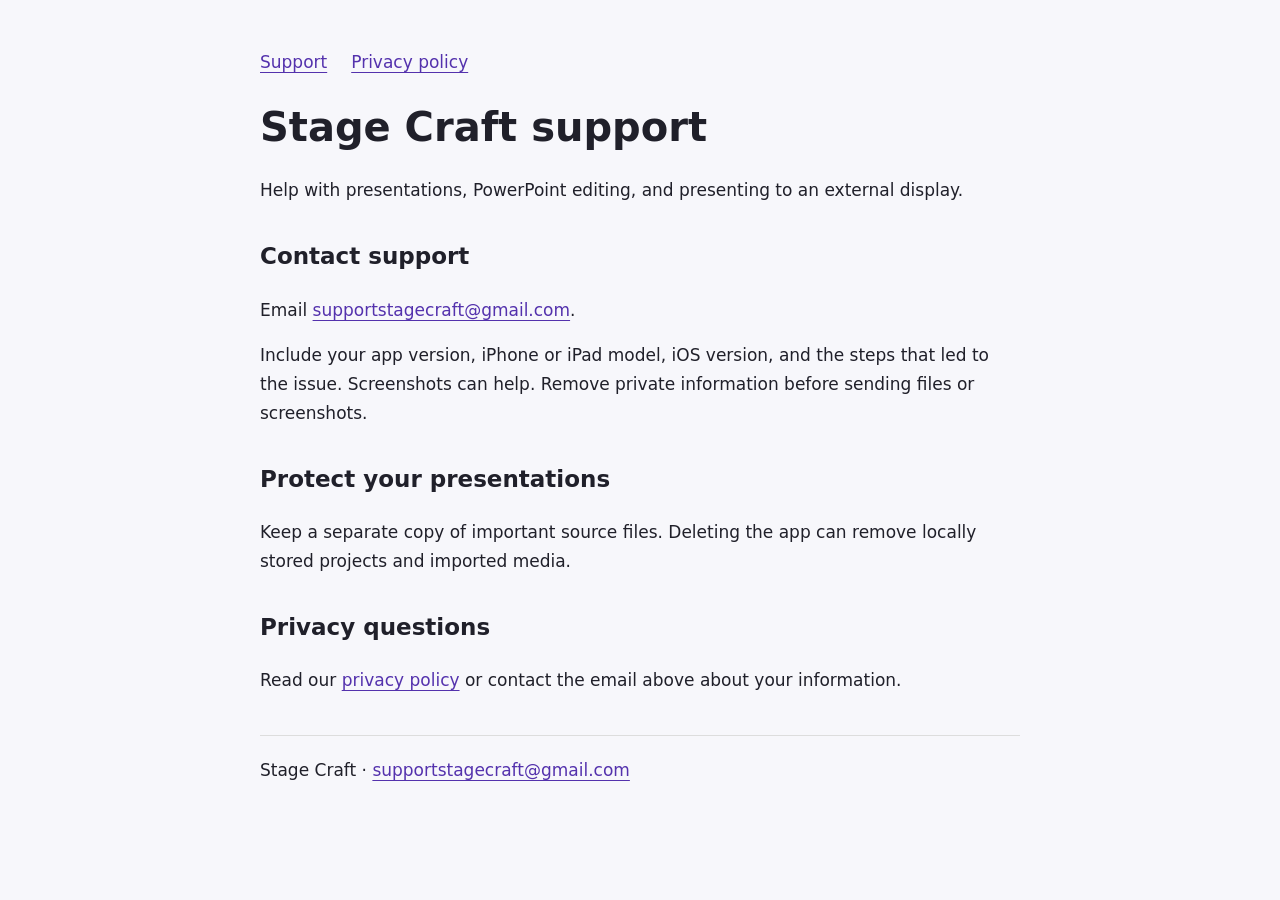
<file: index.html>
<!doctype html>
<html lang="en"><head><meta charset="utf-8"><meta name="viewport" content="width=device-width,initial-scale=1"><title>Support — Stage Craft</title><link rel="stylesheet" href="style.css"></head><body><main><nav aria-label="Main"><a href="index.html">Support</a><a href="privacy.html">Privacy policy</a></nav><h1>Stage Craft support</h1><p>Help with presentations, PowerPoint editing, and presenting to an external display.</p><h2>Contact support</h2><p>Email <a href="mailto:supportstagecraft@gmail.com">supportstagecraft@gmail.com</a>.</p><p>Include your app version, iPhone or iPad model, iOS version, and the steps that led to the issue. Screenshots can help. Remove private information before sending files or screenshots.</p><h2>Protect your presentations</h2><p>Keep a separate copy of important source files. Deleting the app can remove locally stored projects and imported media.</p><h2>Privacy questions</h2><p>Read our <a href="privacy.html">privacy policy</a> or contact the email above about your information.</p><footer>Stage Craft · <a href="mailto:supportstagecraft@gmail.com">supportstagecraft@gmail.com</a></footer></main></body></html>
</file>
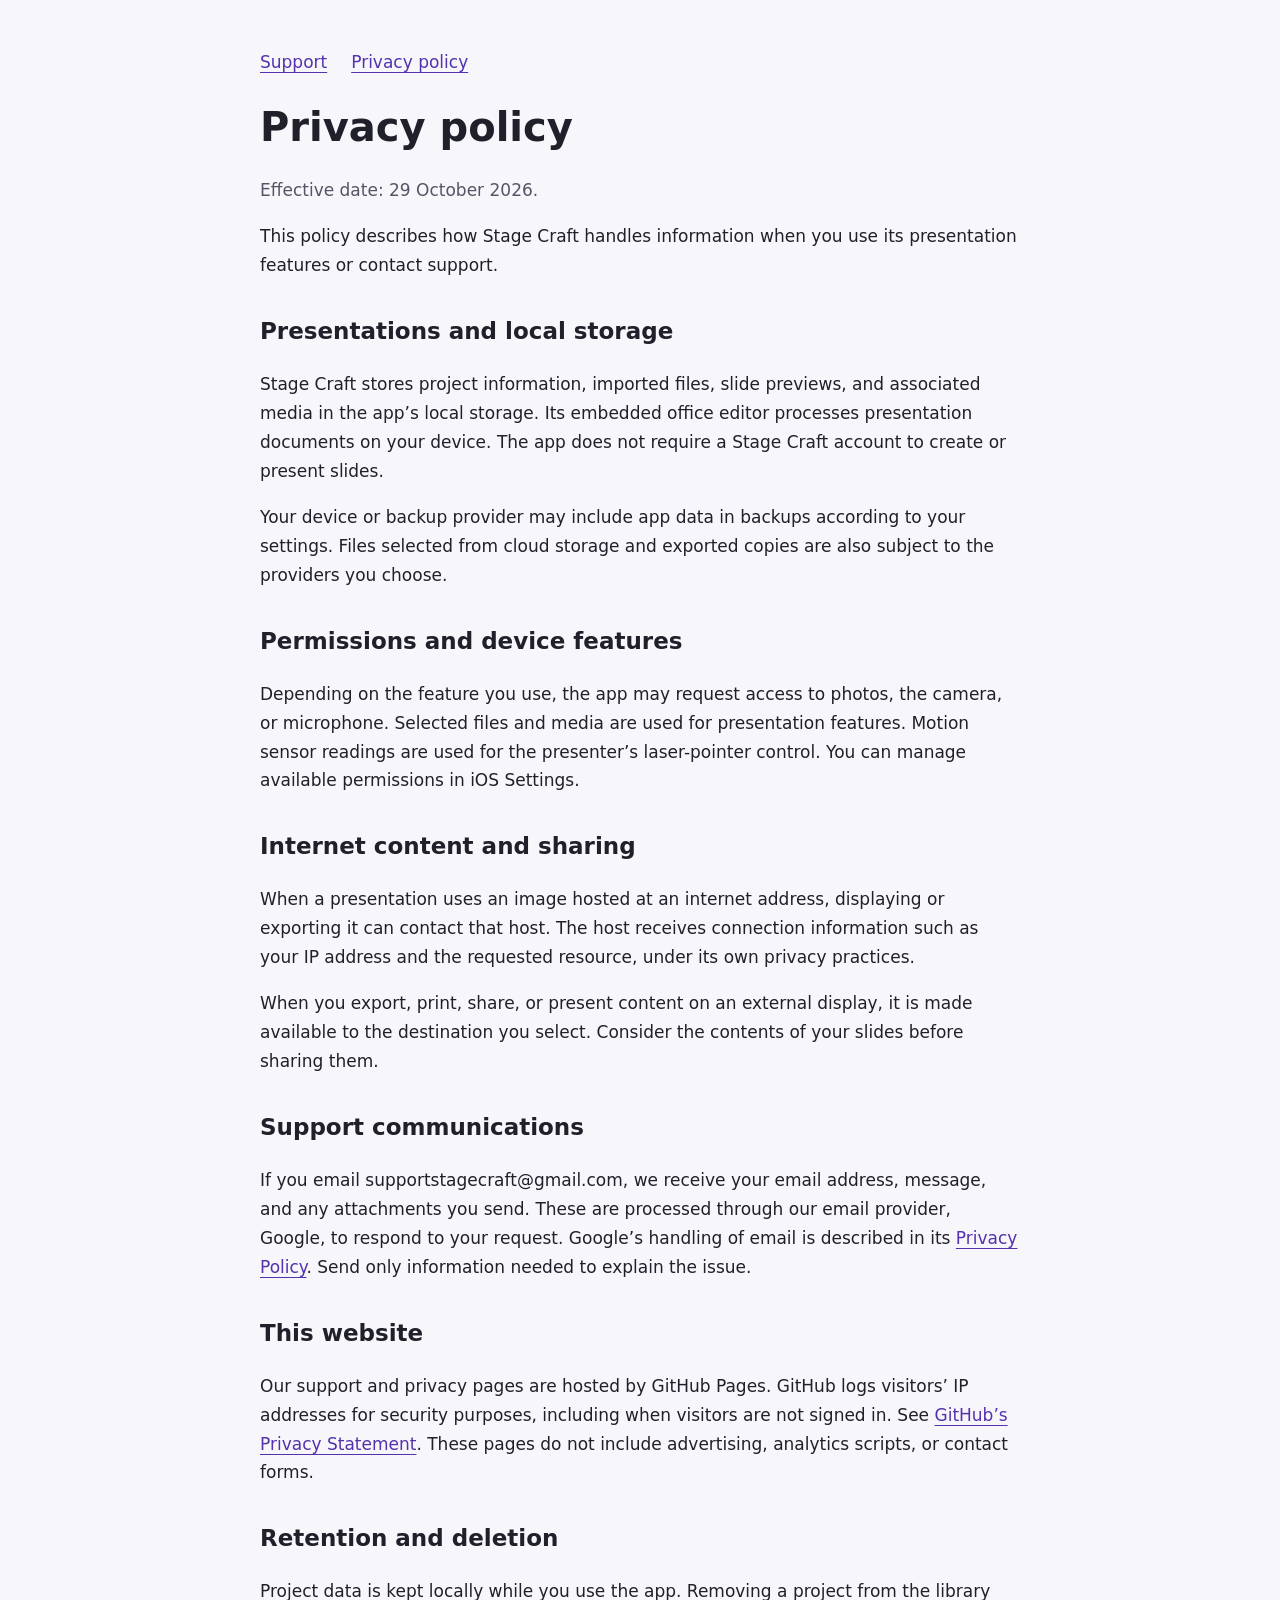
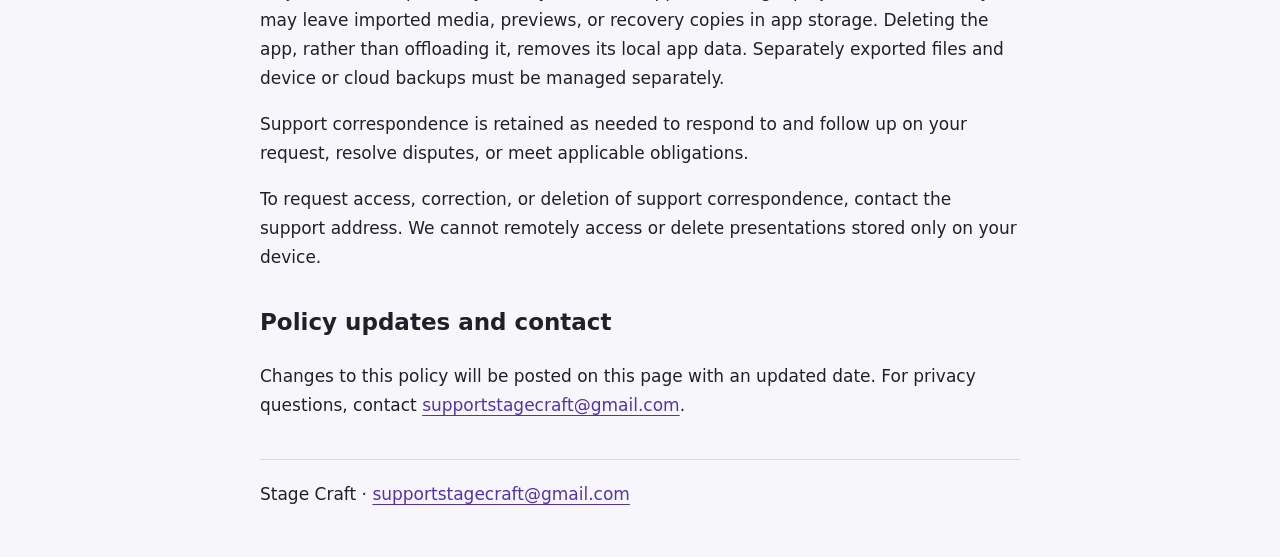
<file: privacy.html>
<!doctype html>
<html lang="en">
<head>
<meta charset="utf-8">
<meta name="viewport" content="width=device-width,initial-scale=1">
<title>Privacy policy — Stage Craft</title>
<link rel="stylesheet" href="style.css">
</head>
<body>
<main>
<nav aria-label="Main">
<a href="index.html">Support</a>
<a href="privacy.html">Privacy policy</a>
</nav>
<h1>Privacy policy</h1>
<p class="muted">Effective date: 29 October 2026.</p>
<p>This policy describes how Stage Craft handles information when you use its presentation features or contact support.</p>
<h2>Presentations and local storage</h2>
<p>Stage Craft stores project information, imported files, slide previews, and associated media in the app’s local storage. Its embedded office editor processes presentation documents on your device. The app does not require a Stage Craft account to create or present slides.</p>
<p>Your device or backup provider may include app data in backups according to your settings. Files selected from cloud storage and exported copies are also subject to the providers you choose.</p>
<h2>Permissions and device features</h2>
<p>Depending on the feature you use, the app may request access to photos, the camera, or microphone. Selected files and media are used for presentation features. Motion sensor readings are used for the presenter’s laser-pointer control. You can manage available permissions in iOS Settings.</p>
<h2>Internet content and sharing</h2>
<p>When a presentation uses an image hosted at an internet address, displaying or exporting it can contact that host. The host receives connection information such as your IP address and the requested resource, under its own privacy practices.</p>
<p>When you export, print, share, or present content on an external display, it is made available to the destination you select. Consider the contents of your slides before sharing them.</p>
<h2>Support communications</h2>
<p>If you email supportstagecraft@gmail.com, we receive your email address, message, and any attachments you send. These are processed through our email provider, Google, to respond to your request. Google’s handling of email is described in its <a href="https://policies.google.com/privacy">Privacy Policy</a>. Send only information needed to explain the issue.</p>
<h2>This website</h2>
<p>Our support and privacy pages are hosted by GitHub Pages. GitHub logs visitors’ IP addresses for security purposes, including when visitors are not signed in. See <a href="https://docs.github.com/en/site-policy/privacy-policies/github-general-privacy-statement">GitHub’s Privacy Statement</a>. These pages do not include advertising, analytics scripts, or contact forms.</p>
<h2>Retention and deletion</h2>
<p>Project data is kept locally while you use the app. Removing a project from the library may leave imported media, previews, or recovery copies in app storage. Deleting the app, rather than offloading it, removes its local app data. Separately exported files and device or cloud backups must be managed separately.</p>
<p>Support correspondence is retained as needed to respond to and follow up on your request, resolve disputes, or meet applicable obligations.</p>
<p>To request access, correction, or deletion of support correspondence, contact the support address. We cannot remotely access or delete presentations stored only on your device.</p>
<h2>Policy updates and contact</h2>
<p>Changes to this policy will be posted on this page with an updated date. For privacy questions, contact <a href="mailto:supportstagecraft@gmail.com">supportstagecraft@gmail.com</a>.</p>
<footer>Stage Craft · <a href="mailto:supportstagecraft@gmail.com">supportstagecraft@gmail.com</a>
</footer>
</main>
</body>
</html>
</file>
<file: style.css>
body{margin:0;background:#f7f7fb;color:#20202a;font:17px/1.7 system-ui,sans-serif}main{max-width:760px;margin:auto;padding:48px 24px}nav{display:flex;gap:24px;flex-wrap:wrap}a{color:#5432ad;text-underline-offset:4px}h1{font-size:40px;line-height:1.15}h2{font-size:23px;margin-top:32px}.muted{color:#555565}footer{border-top:1px solid #ddd;margin-top:40px;padding-top:20px}a:focus-visible{outline:3px solid #5432ad;outline-offset:4px}
</file>
